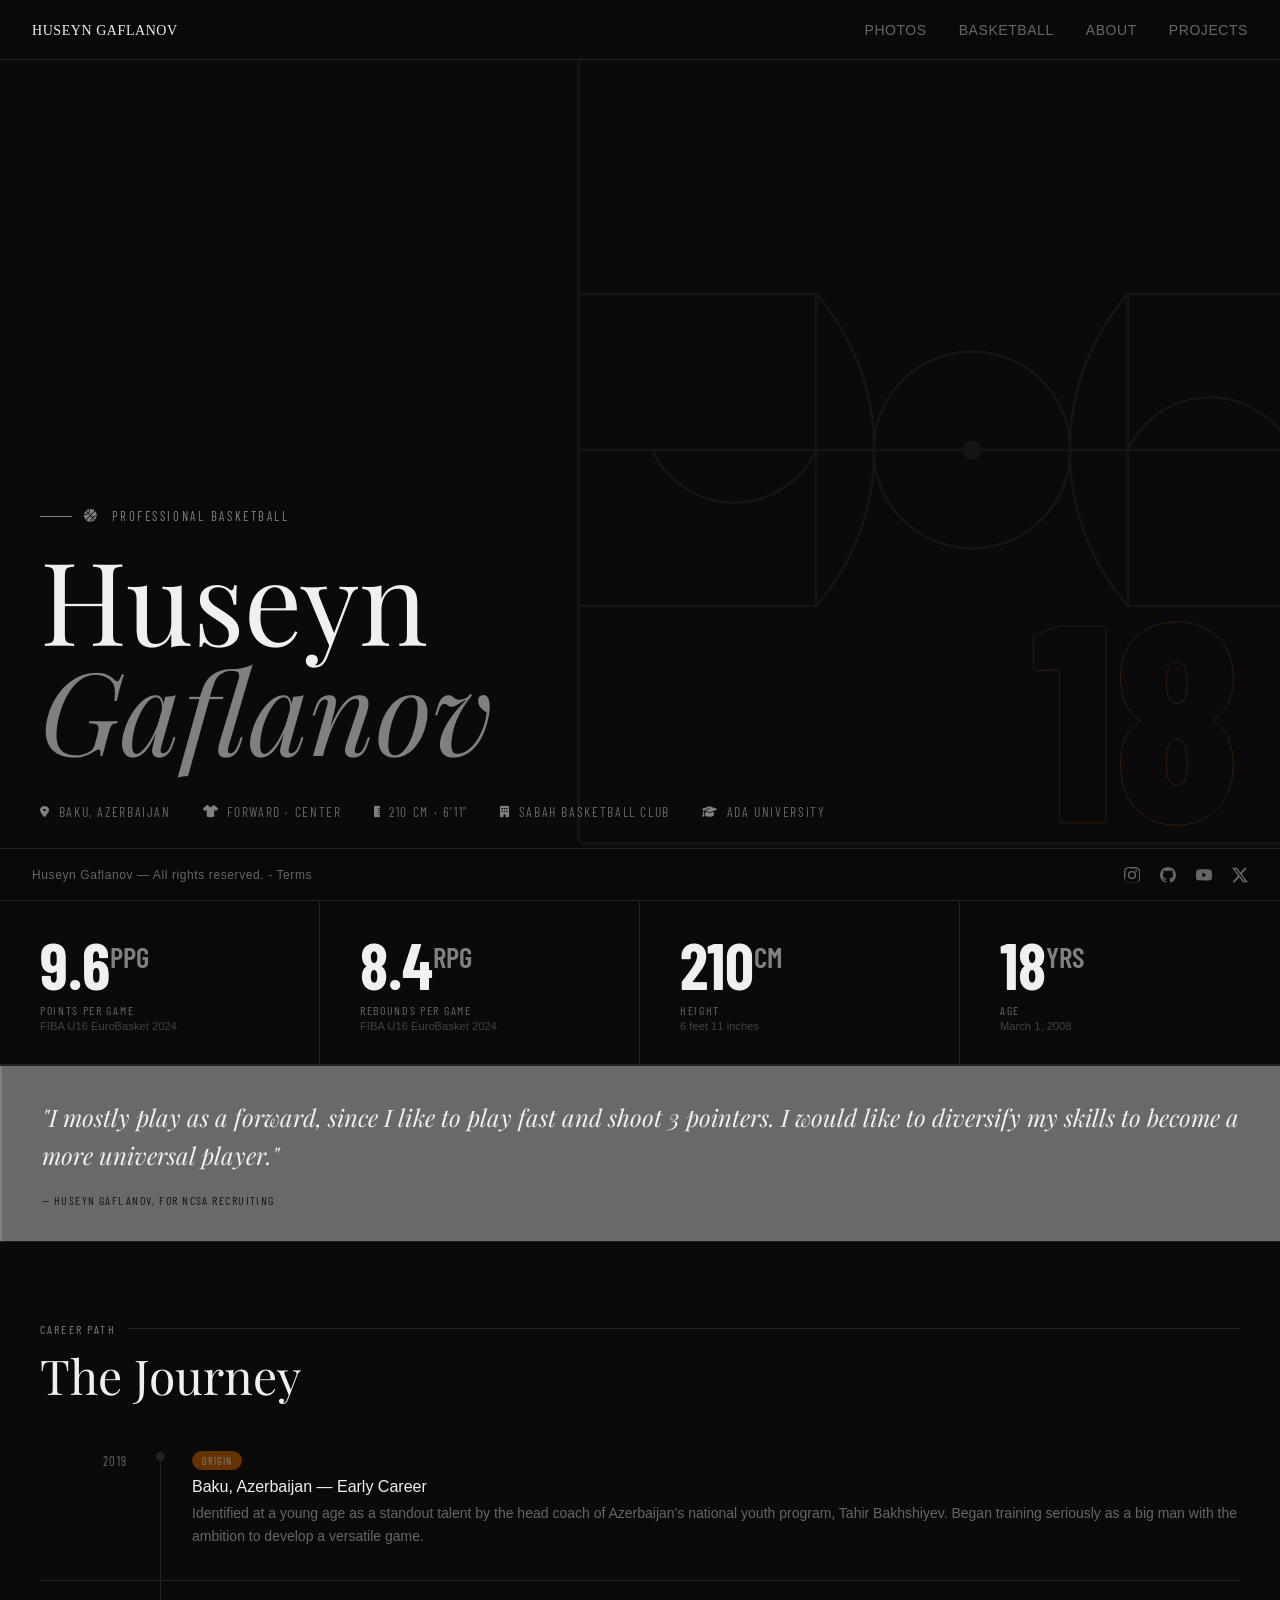
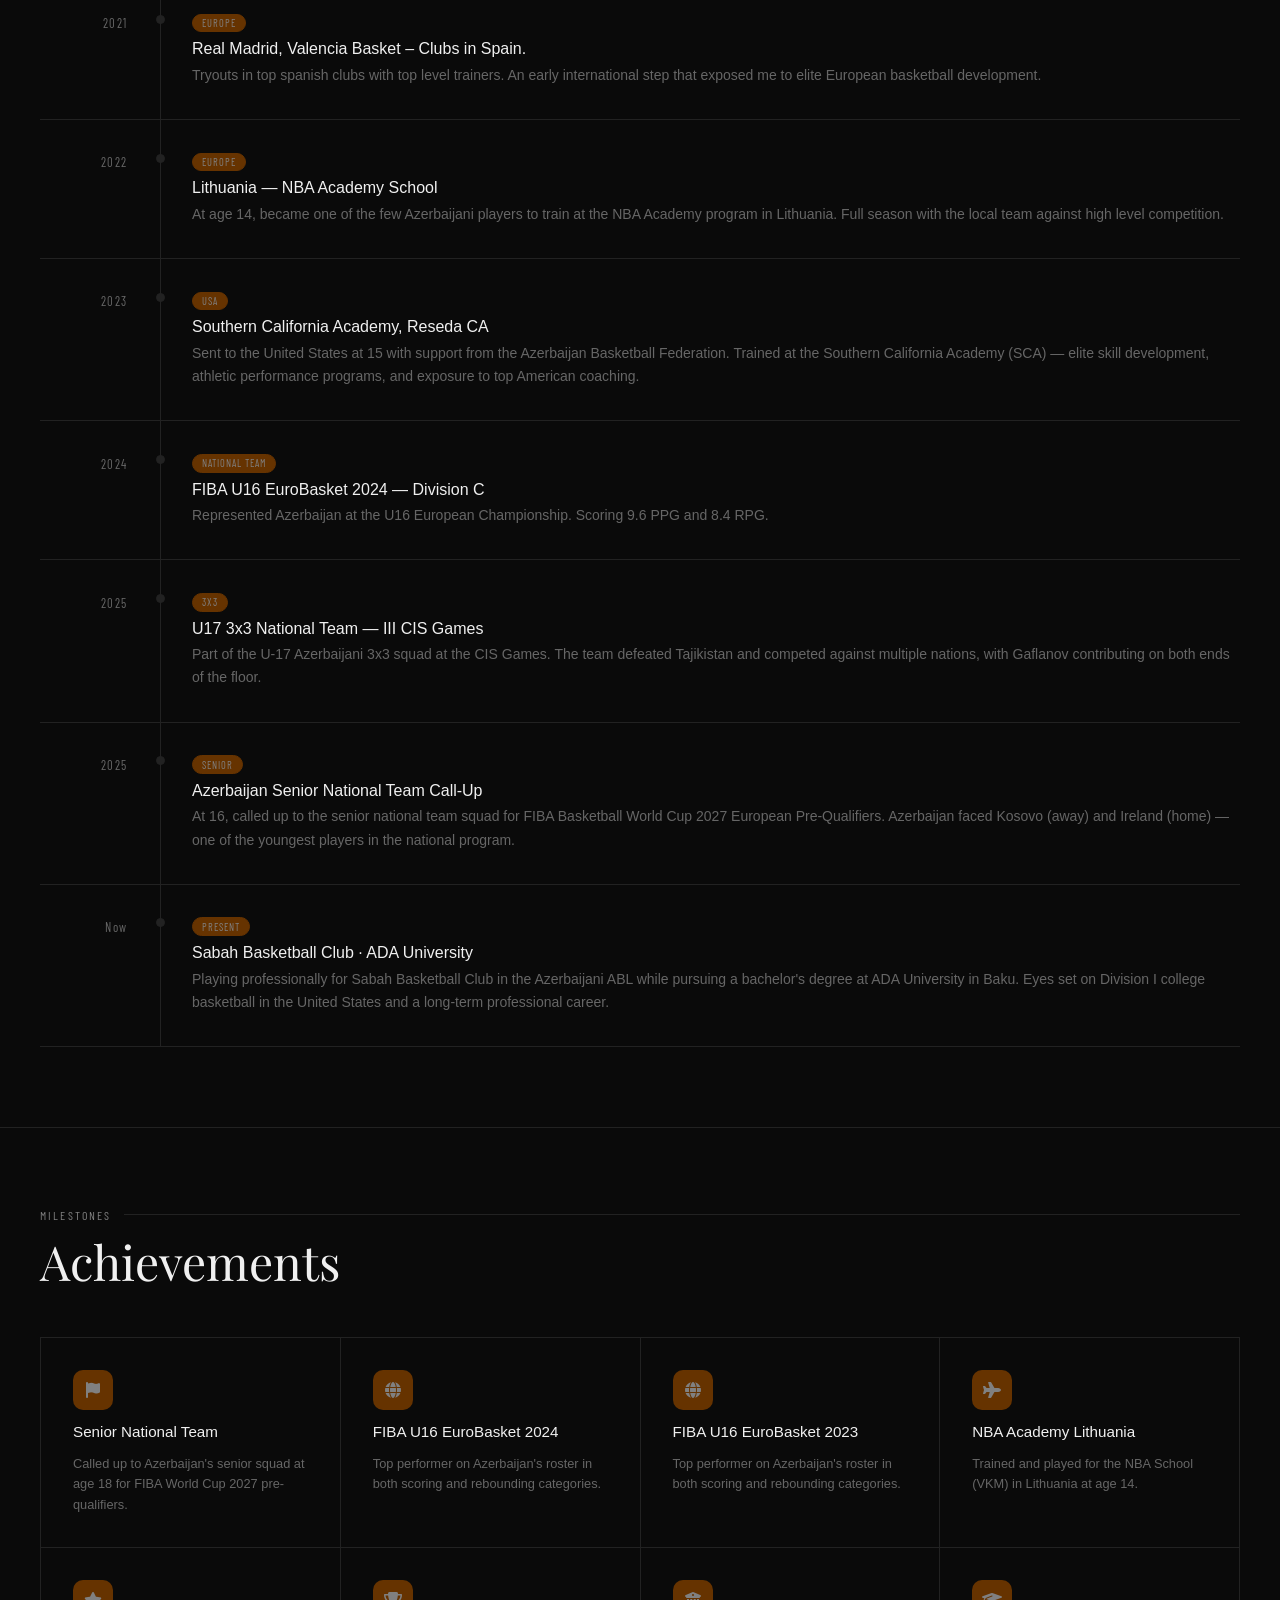
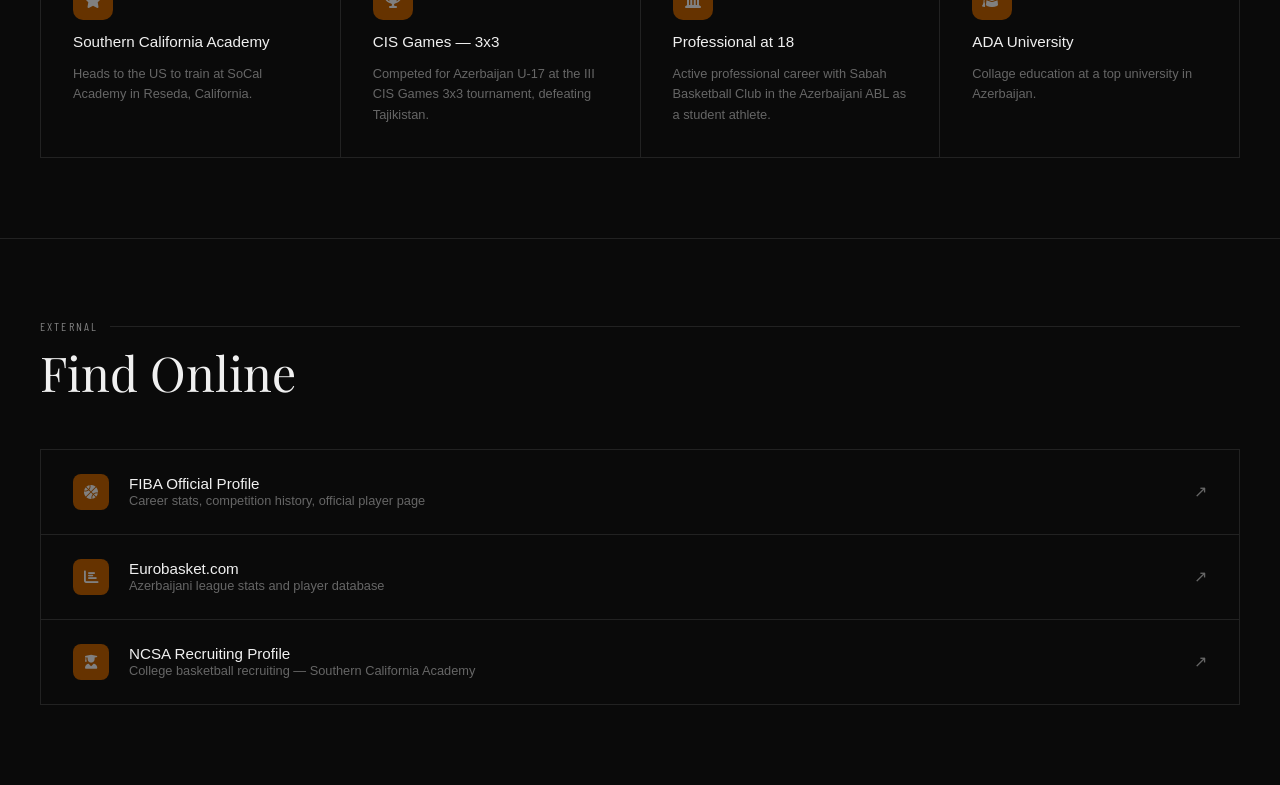
<file: basketball.html>
<!DOCTYPE html>
<html lang="en" dir="ltr">
  <head>
    <meta charset="utf-8">
    <meta name="viewport" content="width=device-width, initial-scale=1.0">
    <link rel="preconnect" href="https://fonts.googleapis.com">
    <link rel="preconnect" href="https://fonts.gstatic.com" crossorigin>
    <link href="https://fonts.googleapis.com/css2?family=Playfair+Display:ital,wght@0,400..900;1,400..900&family=Barlow+Condensed:wght@400;600;700;800&display=swap" rel="stylesheet">
    <link rel="stylesheet" href="https://cdnjs.cloudflare.com/ajax/libs/font-awesome/6.5.0/css/all.min.css">
    <link rel="stylesheet" href="styles/style.css">
    <link rel="stylesheet" href="css/basketball.css">
    <link rel="icon" href="src/favicon.ico">
    <title>Basketball — Huseyn Gaflanov</title>
  </head>
  <body>

    <nav>
      <span class="nav-name"><a href="index.html">Huseyn Gaflanov</a></span>
      <div class="nav-links">
        <a href="photography.html" class="nav-photography">Photos</a>
        <a href="basketball.html" class="nav-basketball">Basketball</a>
        <a href="about.html" class="nav-about">About</a>
        <a href="projects.html" class="nav-projects">Projects</a>
      </div>
      <button class="nav-toggle" id="nav-toggle" aria-label="Menu">
        <span></span>
        <span></span>
        <span></span>
      </button>
    </nav>

    <!-- Mobile dropdown navigation -->
    <div class="nav-dropdown" id="nav-dropdown">
      <a href="photography.html">Photos</a>
      <a href="basketball.html">Basketball</a>
      <a href="about.html">About</a>
      <a href="projects.html">Projects</a>
      <a href="legal.html">Terms</a>
      <div class="mobile-footer">
        <a href="https://instagram.com/huseyn_gaflanov" target="_blank" aria-label="Instagram" style="border-left: none;">
          <svg viewBox="0 0 24 24" xmlns="http://www.w3.org/2000/svg"><path d="M12 2.163c3.204 0 3.584.012 4.85.07 1.17.054 1.97.24 2.43.403a4.92 4.92 0 0 1 1.772 1.153 4.92 4.92 0 0 1 1.153 1.772c.163.46.35 1.26.403 2.43.058 1.266.07 1.646.07 4.85s-.012 3.584-.07 4.85c-.054 1.17-.24 1.97-.403 2.43a4.92 4.92 0 0 1-1.153 1.772 4.92 4.92 0 0 1-1.772 1.153c-.46.163-1.26.35-2.43.403-1.266.058-1.646.07-4.85.07s-3.584-.012-4.85-.07c-1.17-.054-1.97-.24-2.43-.403a4.92 4.92 0 0 1-1.772-1.153 4.92 4.92 0 0 1-1.153-1.772c-.163-.46-.35-1.26-.403-2.43C2.175 15.747 2.163 15.367 2.163 12s.012-3.584.07-4.85c.054-1.17.24-1.97.403-2.43A4.92 4.92 0 0 1 3.79 2.948a4.92 4.92 0 0 1 1.772-1.153c.46-.163 1.26-.35 2.43-.403C9.416 2.175 9.796 2.163 12 2.163zm0-2.163C8.756 0 8.332.014 7.052.072 5.775.13 4.902.333 4.14.63a7.07 7.07 0 0 0-2.56 1.667A7.07 7.07 0 0 0 .63 4.856C.333 5.618.13 6.491.072 7.768.014 9.048 0 9.472 0 12c0 2.528.014 2.952.072 4.232.058 1.277.261 2.15.558 2.913a7.07 7.07 0 0 0 1.667 2.56 7.07 7.07 0 0 0 2.56 1.667c.763.297 1.636.5 2.913.558C8.332 23.986 8.756 24 12 24s3.668-.014 4.948-.072c1.277-.058 2.15-.261 2.913-.558a7.07 7.07 0 0 0 2.56-1.667 7.07 7.07 0 0 0 1.667-2.56c.297-.763.5-1.636.558-2.913.058-1.28.072-1.704.072-4.232s-.014-2.952-.072-4.232c-.058-1.277-.261-2.15-.558-2.913a7.07 7.07 0 0 0-1.667-2.56A7.07 7.07 0 0 0 19.86.63C19.098.333 18.225.13 16.948.072 15.668.014 15.244 0 12 0zm0 5.838a6.162 6.162 0 1 0 0 12.324 6.162 6.162 0 0 0 0-12.324zm0 10.162a4 4 0 1 1 0-8 4 4 0 0 1 0 8zm6.406-11.845a1.44 1.44 0 1 0 0 2.88 1.44 1.44 0 0 0 0-2.88z"/></svg>
        </a>

        <a href="https://github.com/huseyngaflanov" target="_blank" aria-label="GitHub">
          <svg viewBox="0 0 24 24" xmlns="http://www.w3.org/2000/svg"><path d="M12 0C5.374 0 0 5.373 0 12c0 5.302 3.438 9.8 8.207 11.387.599.111.793-.261.793-.577v-2.234c-3.338.726-4.033-1.416-4.033-1.416-.546-1.387-1.333-1.756-1.333-1.756-1.089-.745.083-.729.083-.729 1.205.084 1.839 1.237 1.839 1.237 1.07 1.834 2.807 1.304 3.492.997.107-.775.418-1.305.762-1.604-2.665-.305-5.467-1.334-5.467-5.931 0-1.311.469-2.381 1.236-3.221-.124-.303-.535-1.524.117-3.176 0 0 1.008-.322 3.301 1.23A11.509 11.509 0 0 1 12 5.803c1.02.005 2.047.138 3.006.404 2.291-1.552 3.297-1.23 3.297-1.23.653 1.653.242 2.874.118 3.176.77.84 1.235 1.911 1.235 3.221 0 4.609-2.807 5.624-5.479 5.921.43.372.823 1.102.823 2.222v3.293c0 .319.192.694.801.576C20.566 21.797 24 17.3 24 12c0-6.627-5.373-12-12-12z"/></svg>
        </a>

        <a href="https://www.youtube.com/@huseyngaflanov" target="_blank" aria-label="YouTube">
          <svg viewBox="0 0 24 24" xmlns="http://www.w3.org/2000/svg"><path d="M23.498 6.186a3.016 3.016 0 0 0-2.122-2.136C19.505 3.545 12 3.545 12 3.545s-7.505 0-9.377.505A3.017 3.017 0 0 0 .502 6.186C0 8.07 0 12 0 12s0 3.93.502 5.814a3.016 3.016 0 0 0 2.122 2.136c1.871.505 9.376.505 9.376.505s7.505 0 9.377-.505a3.015 3.015 0 0 0 2.122-2.136C24 15.93 24 12 24 12s0-3.93-.502-5.814zM9.545 15.568V8.432L15.818 12l-6.273 3.568z"/></svg>
        </a>

        <a href="https://x.com/HuseynGaflanov" target="_blank" aria-label="Twitter / X">
          <svg viewBox="0 0 24 24" xmlns="http://www.w3.org/2000/svg"><path d="M18.901 1.153h3.68l-8.04 9.19L24 22.846h-7.406l-5.8-7.584-6.638 7.584H.474l8.6-9.83L0 1.154h7.594l5.243 6.932ZM17.61 20.644h2.039L6.486 3.24H4.298Z"/></svg>
        </a>
      </div>
    </div>

    <!-- HERO -->
    <section class="bb-hero">
      <div class="bb-court">
        <svg viewBox="0 0 500 500" fill="none" xmlns="http://www.w3.org/2000/svg" stroke="white" stroke-width="1.5">
          <rect x="10" y="10" width="480" height="480" rx="4"/>
          <line x1="10" y1="250" x2="490" y2="250"/>
          <circle cx="250" cy="250" r="60"/>
          <circle cx="250" cy="250" r="5" fill="white"/>
          <rect x="10" y="155" width="145" height="190"/>
          <rect x="345" y="155" width="145" height="190"/>
          <path d="M 155 155 A 145 145 0 0 1 155 345" fill="none"/>
          <path d="M 345 155 A 145 145 0 0 0 345 345" fill="none"/>
          <path d="M 55 250 A 55 55 0 0 0 155 250"/>
          <path d="M 345 250 A 55 55 0 0 1 445 250"/>
          <line x1="10" y1="220" x2="10" y2="280"/>
          <line x1="490" y1="220" x2="490" y2="280"/>
        </svg>
      </div>

      <div class="bb-hero-eyebrow">
        <i class="fa-solid fa-basketball"></i>
        Professional Basketball
      </div>

      <h1 class="bb-hero-name">
        Huseyn<br><em>Gaflanov</em>
      </h1>

      <div class="bb-hero-meta">
        <span><i class="fa-solid fa-location-dot"></i> Baku, Azerbaijan</span>
        <span><i class="fa-solid fa-shirt"></i> Forward · Center</span>
        <span><i class="fa-solid fa-ruler-vertical"></i> 210 cm · 6'11"</span>
        <span><i class="fa-solid fa-building"></i> Sabah Basketball Club</span>
        <span><i class="fa-solid fa-graduation-cap"></i> ADA University</span>
      </div>

      <div class="bb-number">18</div>
    </section>

    <!-- STATS -->
    <div class="stat-bar">
      <div class="stat-cell">
        <div class="stat-num">9.6<span>PPG</span></div>
        <div class="stat-label">Points per game</div>
        <div class="stat-sub">FIBA U16 EuroBasket 2024</div>
      </div>
      <div class="stat-cell">
        <div class="stat-num">8.4<span>RPG</span></div>
        <div class="stat-label">Rebounds per game</div>
        <div class="stat-sub">FIBA U16 EuroBasket 2024</div>
      </div>
      <div class="stat-cell">
        <div class="stat-num">210<span>CM</span></div>
        <div class="stat-label">Height</div>
        <div class="stat-sub">6 feet 11 inches</div>
      </div>
      <div class="stat-cell">
        <div class="stat-num">18<span>YRS</span></div>
        <div class="stat-label">Age</div>
        <div class="stat-sub">March 1, 2008</div>
      </div>
    </div>

    <hr class="bb-divider">

    <!-- QUOTE -->
    <blockquote class="bb-quote">
      <p>"I mostly play as a forward, since I like to play fast and shoot 3 pointers. I would like to diversify my skills to become a more universal player."</p>
      <cite>— Huseyn Gaflanov, for NCSA Recruiting</cite>
    </blockquote>

    <hr class="bb-divider">

    <!-- TIMELINE -->
    <div class="bb-section">
      <p class="bb-section-label">Career Path</p>
      <h2 class="bb-section-title">The Journey</h2>

      <div class="timeline">
        <div class="tl-item">
          <div class="tl-year">2019</div>
          <div class="tl-dot"></div>
          <div>
            <div class="tl-tag">Origin</div>
            <div class="tl-title">Baku, Azerbaijan — Early Career</div>
            <div class="tl-body">Identified at a young age as a standout talent by the head coach of Azerbaijan's national youth program, Tahir Bakhshiyev. Began training seriously as a big man with the ambition to develop a versatile game.</div>
          </div>
        </div>

        <div class="tl-item">
          <div class="tl-year">2021</div>
          <div class="tl-dot"></div>
          <div>
            <div class="tl-tag">Europe</div>
            <div class="tl-title">Real Madrid, Valencia Basket – Clubs in Spain.</div>
            <div class="tl-body">Tryouts in top spanish clubs with top level trainers. An early international step that exposed me to elite European basketball development.</div>
          </div>
        </div>

        <div class="tl-item">
          <div class="tl-year">2022</div>
          <div class="tl-dot"></div>
          <div>
            <div class="tl-tag">Europe</div>
            <div class="tl-title">Lithuania — NBA Academy School</div>
            <div class="tl-body">At age 14, became one of the few Azerbaijani players to train at the NBA Academy program in Lithuania. Full season with the local team against high level competition.</div>
          </div>
        </div>

        <div class="tl-item">
          <div class="tl-year">2023</div>
          <div class="tl-dot"></div>
          <div>
            <div class="tl-tag">USA</div>
            <div class="tl-title">Southern California Academy, Reseda CA</div>
            <div class="tl-body">Sent to the United States at 15 with support from the Azerbaijan Basketball Federation. Trained at the Southern California Academy (SCA) — elite skill development, athletic performance programs, and exposure to top American coaching.</div>
          </div>
        </div>

        <div class="tl-item">
          <div class="tl-year">2024</div>
          <div class="tl-dot"></div>
          <div>
            <div class="tl-tag">National Team</div>
            <div class="tl-title">FIBA U16 EuroBasket 2024 — Division C</div>
            <div class="tl-body">Represented Azerbaijan at the U16 European Championship. Scoring 9.6 PPG and 8.4 RPG.</div>
          </div>
        </div>

        <div class="tl-item">
          <div class="tl-year">2025</div>
          <div class="tl-dot"></div>
          <div>
            <div class="tl-tag">3x3</div>
            <div class="tl-title">U17 3x3 National Team — III CIS Games</div>
            <div class="tl-body">Part of the U-17 Azerbaijani 3x3 squad at the CIS Games. The team defeated Tajikistan and competed against multiple nations, with Gaflanov contributing on both ends of the floor.</div>
          </div>
        </div>

        <div class="tl-item">
          <div class="tl-year">2025</div>
          <div class="tl-dot"></div>
          <div>
            <div class="tl-tag">Senior</div>
            <div class="tl-title">Azerbaijan Senior National Team Call-Up</div>
            <div class="tl-body">At 16, called up to the senior national team squad for FIBA Basketball World Cup 2027 European Pre-Qualifiers. Azerbaijan faced Kosovo (away) and Ireland (home) — one of the youngest players in the national program.</div>
          </div>
        </div>

        <div class="tl-item">
          <div class="tl-year">Now</div>
          <div class="tl-dot"></div>
          <div>
            <div class="tl-tag">Present</div>
            <div class="tl-title">Sabah Basketball Club · ADA University</div>
            <div class="tl-body">Playing professionally for Sabah Basketball Club in the Azerbaijani ABL while pursuing a bachelor's degree at ADA University in Baku. Eyes set on Division I college basketball in the United States and a long-term professional career.</div>
          </div>
        </div>
      </div>
    </div>

    <hr class="bb-divider">

    <!-- ACHIEVEMENTS -->
    <div class="bb-section">
      <p class="bb-section-label">Milestones</p>
      <h2 class="bb-section-title">Achievements</h2>

      <div class="achieve-grid">
        <div class="achieve-card">
          <div class="achieve-icon"><i class="fa-solid fa-flag"></i></div>
          <div class="achieve-title">Senior National Team</div>
          <div class="achieve-detail">Called up to Azerbaijan's senior squad at age 18 for FIBA World Cup 2027 pre-qualifiers.</div>
        </div>
        <div class="achieve-card">
          <div class="achieve-icon"><i class="fa-solid fa-globe"></i></div>
          <div class="achieve-title">FIBA U16 EuroBasket 2024</div>
          <div class="achieve-detail">Top performer on Azerbaijan's roster in both scoring and rebounding categories.</div>
        </div>
        <div class="achieve-card">
          <div class="achieve-icon"><i class="fa-solid fa-globe"></i></div>
          <div class="achieve-title">FIBA U16 EuroBasket 2023</div>
          <div class="achieve-detail">Top performer on Azerbaijan's roster in both scoring and rebounding categories.</div>
        </div>
        <div class="achieve-card">
          <div class="achieve-icon"><i class="fa-solid fa-plane"></i></div>
          <div class="achieve-title">NBA Academy Lithuania</div>
          <div class="achieve-detail">Trained and played for the NBA School (VKM) in Lithuania at age 14.</div>
        </div>
        <div class="achieve-card">
          <div class="achieve-icon"><i class="fa-solid fa-star"></i></div>
          <div class="achieve-title">Southern California Academy</div>
          <div class="achieve-detail">Heads to the US to train at SoCal Academy in Reseda, California.</div>
        </div>
        <div class="achieve-card">
          <div class="achieve-icon"><i class="fa-solid fa-trophy"></i></div>
          <div class="achieve-title">CIS Games — 3x3</div>
          <div class="achieve-detail">Competed for Azerbaijan U-17 at the III CIS Games 3x3 tournament, defeating Tajikistan.</div>
        </div>
        <div class="achieve-card">
          <div class="achieve-icon"><i class="fa-solid fa-building-columns"></i></div>
          <div class="achieve-title">Professional at 18</div>
          <div class="achieve-detail">Active professional career with Sabah Basketball Club in the Azerbaijani ABL as a student athlete.</div>
        </div>
        <div class="achieve-card">
          <div class="achieve-icon"><i class="fa-solid fa-graduation-cap"></i></div>
          <div class="achieve-title">ADA University</div>
          <div class="achieve-detail">Collage education at a top university in Azerbaijan.</div>
        </div>
      </div>
    </div>

    <hr class="bb-divider">

    <!-- LINKS -->
    <div class="bb-section">
      <p class="bb-section-label">External</p>
      <h2 class="bb-section-title">Find Online</h2>

      <div class="links-grid">
        <a class="ext-link" href="https://www.fiba.basketball/en/players/333797-huseyn-gaflanov" target="_blank">
          <div class="ext-link-left">
            <div class="ext-icon"><i class="fa-solid fa-basketball"></i></div>
            <div>
              <div class="ext-name">FIBA Official Profile</div>
              <div class="ext-desc">Career stats, competition history, official player page</div>
            </div>
          </div>
          <span class="ext-arrow">↗</span>
        </a>

        <a class="ext-link" href="https://basketball.eurobasket.com/player/Qafalanov-Huseyn/801594" target="_blank">
          <div class="ext-link-left">
            <div class="ext-icon"><i class="fa-solid fa-chart-bar"></i></div>
            <div>
              <div class="ext-name">Eurobasket.com</div>
              <div class="ext-desc">Azerbaijani league stats and player database</div>
            </div>
          </div>
          <span class="ext-arrow">↗</span>
        </a>

        <a class="ext-link" href="https://www.ncsasports.org/mens-basketball-recruiting/california/reseda/southern-california-academy/huseyn-gaflanov" target="_blank">
          <div class="ext-link-left">
            <div class="ext-icon"><i class="fa-solid fa-user-graduate"></i></div>
            <div>
              <div class="ext-name">NCSA Recruiting Profile</div>
              <div class="ext-desc">College basketball recruiting — Southern California Academy</div>
            </div>
          </div>
          <span class="ext-arrow">↗</span>
        </a>
      </div>
    </div>

    <footer>
      <span class="footer-copy">
        Huseyn Gaflanov — All rights reserved. <span> - </span><span style="cursor: pointer; color: var(--muted); text-decoration: none; transition: color 0.2s;" onmouseover="this.style.color='var(--text)'" onmouseout="this.style.color='var(--muted)'">Terms</span>
      </span>
      <div class="footer-icons">

        <!-- Instagram -->
        <a href="https://instagram.com/huseyn_gaflanov" target="_blank" aria-label="Instagram">
          <svg viewBox="0 0 24 24" xmlns="http://www.w3.org/2000/svg"><path d="M12 2.163c3.204 0 3.584.012 4.85.07 1.17.054 1.97.24 2.43.403a4.92 4.92 0 0 1 1.772 1.153 4.92 4.92 0 0 1 1.153 1.772c.163.46.35 1.26.403 2.43.058 1.266.07 1.646.07 4.85s-.012 3.584-.07 4.85c-.054 1.17-.24 1.97-.403 2.43a4.92 4.92 0 0 1-1.153 1.772 4.92 4.92 0 0 1-1.772 1.153c-.46.163-1.26.35-2.43.403-1.266.058-1.646.07-4.85.07s-3.584-.012-4.85-.07c-1.17-.054-1.97-.24-2.43-.403a4.92 4.92 0 0 1-1.772-1.153 4.92 4.92 0 0 1-1.153-1.772c-.163-.46-.35-1.26-.403-2.43C2.175 15.747 2.163 15.367 2.163 12s.012-3.584.07-4.85c.054-1.17.24-1.97.403-2.43A4.92 4.92 0 0 1 3.79 2.948a4.92 4.92 0 0 1 1.772-1.153c.46-.163 1.26-.35 2.43-.403C9.416 2.175 9.796 2.163 12 2.163zm0-2.163C8.756 0 8.332.014 7.052.072 5.775.13 4.902.333 4.14.63a7.07 7.07 0 0 0-2.56 1.667A7.07 7.07 0 0 0 .63 4.856C.333 5.618.13 6.491.072 7.768.014 9.048 0 9.472 0 12c0 2.528.014 2.952.072 4.232.058 1.277.261 2.15.558 2.913a7.07 7.07 0 0 0 1.667 2.56 7.07 7.07 0 0 0 2.56 1.667c.763.297 1.636.5 2.913.558C8.332 23.986 8.756 24 12 24s3.668-.014 4.948-.072c1.277-.058 2.15-.261 2.913-.558a7.07 7.07 0 0 0 2.56-1.667 7.07 7.07 0 0 0 1.667-2.56c.297-.763.5-1.636.558-2.913.058-1.28.072-1.704.072-4.232s-.014-2.952-.072-4.232c-.058-1.277-.261-2.15-.558-2.913a7.07 7.07 0 0 0-1.667-2.56A7.07 7.07 0 0 0 19.86.63C19.098.333 18.225.13 16.948.072 15.668.014 15.244 0 12 0zm0 5.838a6.162 6.162 0 1 0 0 12.324 6.162 6.162 0 0 0 0-12.324zm0 10.162a4 4 0 1 1 0-8 4 4 0 0 1 0 8zm6.406-11.845a1.44 1.44 0 1 0 0 2.88 1.44 1.44 0 0 0 0-2.88z"/></svg>
        </a>

        <!-- GitHub -->
        <a href="https://github.com/huseyngaflanov" target="_blank" aria-label="GitHub">
          <svg viewBox="0 0 24 24" xmlns="http://www.w3.org/2000/svg"><path d="M12 0C5.374 0 0 5.373 0 12c0 5.302 3.438 9.8 8.207 11.387.599.111.793-.261.793-.577v-2.234c-3.338.726-4.033-1.416-4.033-1.416-.546-1.387-1.333-1.756-1.333-1.756-1.089-.745.083-.729.083-.729 1.205.084 1.839 1.237 1.839 1.237 1.07 1.834 2.807 1.304 3.492.997.107-.775.418-1.305.762-1.604-2.665-.305-5.467-1.334-5.467-5.931 0-1.311.469-2.381 1.236-3.221-.124-.303-.535-1.524.117-3.176 0 0 1.008-.322 3.301 1.23A11.509 11.509 0 0 1 12 5.803c1.02.005 2.047.138 3.006.404 2.291-1.552 3.297-1.23 3.297-1.23.653 1.653.242 2.874.118 3.176.77.84 1.235 1.911 1.235 3.221 0 4.609-2.807 5.624-5.479 5.921.43.372.823 1.102.823 2.222v3.293c0 .319.192.694.801.576C20.566 21.797 24 17.3 24 12c0-6.627-5.373-12-12-12z"/></svg>
        </a>

        <!-- YouTube -->
        <a href="https://www.youtube.com/@huseyngaflanov" target="_blank" aria-label="YouTube">
          <svg viewBox="0 0 24 24" xmlns="http://www.w3.org/2000/svg"><path d="M23.498 6.186a3.016 3.016 0 0 0-2.122-2.136C19.505 3.545 12 3.545 12 3.545s-7.505 0-9.377.505A3.017 3.017 0 0 0 .502 6.186C0 8.07 0 12 0 12s0 3.93.502 5.814a3.016 3.016 0 0 0 2.122 2.136c1.871.505 9.376.505 9.376.505s7.505 0 9.377-.505a3.015 3.015 0 0 0 2.122-2.136C24 15.93 24 12 24 12s0-3.93-.502-5.814zM9.545 15.568V8.432L15.818 12l-6.273 3.568z"/></svg>
        </a>

        <!-- Twitter / X -->
        <a href="https://x.com/HuseynGaflanov" target="_blank" aria-label="Twitter / X">
          <svg viewBox="0 0 24 24" xmlns="http://www.w3.org/2000/svg"><path d="M18.901 1.153h3.68l-8.04 9.19L24 22.846h-7.406l-5.8-7.584-6.638 7.584H.474l8.6-9.83L0 1.154h7.594l5.243 6.932ZM17.61 20.644h2.039L6.486 3.24H4.298Z"/></svg>
        </a>

      </div>
    </footer>

    <script>
      const toggle = document.getElementById('nav-toggle');
      const dropdown = document.getElementById('nav-dropdown');
      toggle.addEventListener('click', () => {
        toggle.classList.toggle('open');
        dropdown.classList.toggle('open');
      });
    </script>
  </body>
</html>
</file>
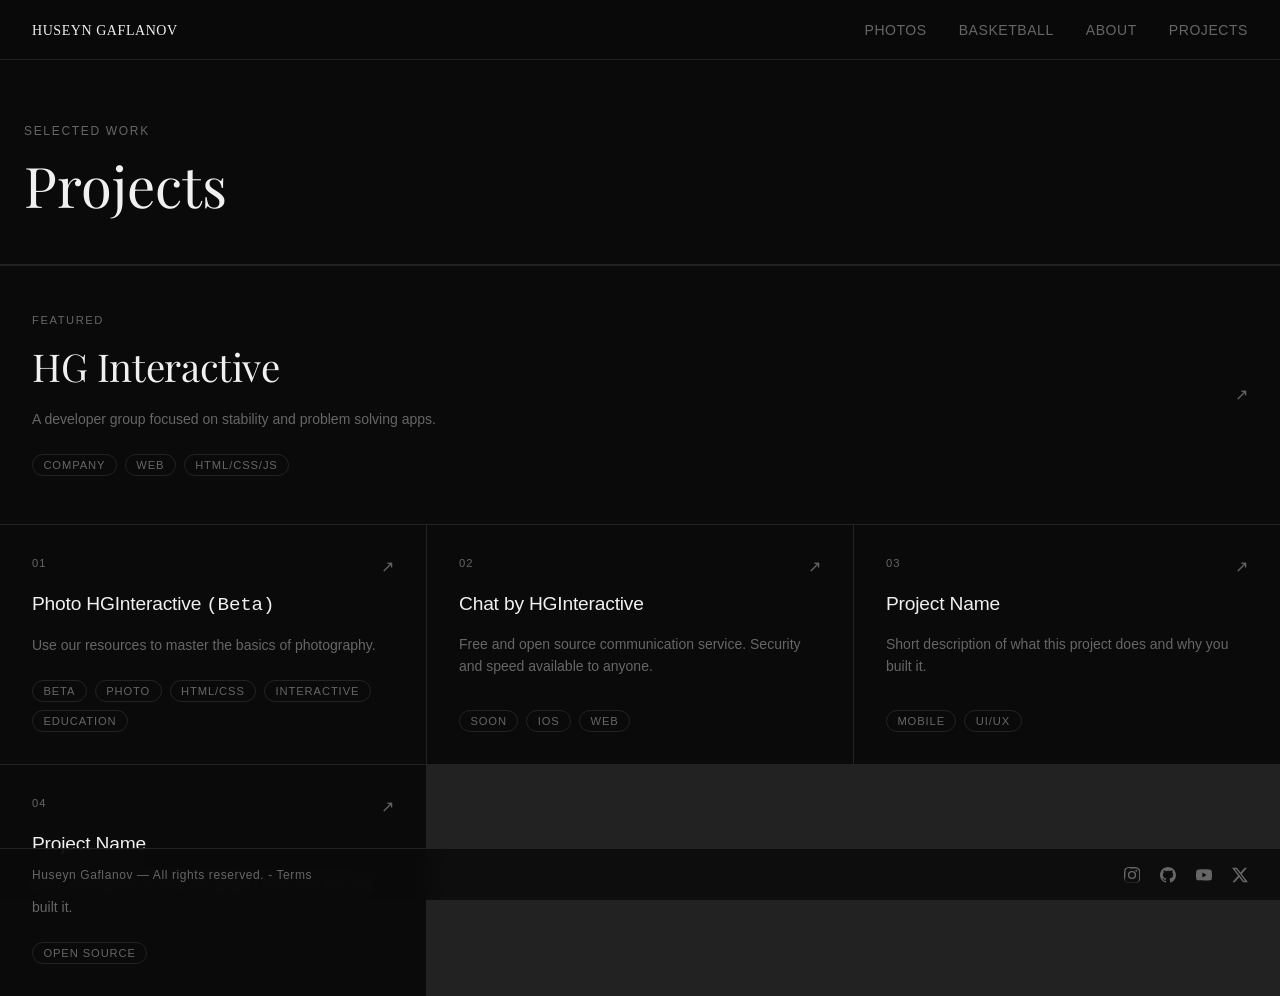
<file: projects.html>
<!DOCTYPE html>
<html lang="en" dir="ltr">
  <head>
    <meta charset="utf-8">
    <meta name="viewport" content="width=device-width, initial-scale=1.0">
    <link rel="preconnect" href="https://fonts.googleapis.com">
    <link rel="preconnect" href="https://fonts.gstatic.com" crossorigin>
    <link href="https://fonts.googleapis.com/css2?family=Playfair+Display:ital,wght@0,400..900;1,400..900&display=swap" rel="stylesheet">
    <link rel="stylesheet" href="styles/style.css">
    <link rel="stylesheet" href="css/projects.css">
    <link rel="icon" href="src/favicon.ico">
    <title>Projects — Huseyn Gaflanov</title>
  </head>
  <body>

    <nav>
      <span class="nav-name"><a href="index.html">Huseyn Gaflanov</a></span>
      <div class="nav-links">
        <a href="photography.html" class="nav-photography">Photos</a>
        <a href="basketball.html" class="nav-basketball">Basketball</a>
        <a href="about.html" class="nav-about">About</a>
        <a href="projects.html" class="nav-projects">Projects</a>
      </div>
      <button class="nav-toggle" id="nav-toggle" aria-label="Menu">
        <span></span>
        <span></span>
        <span></span>
      </button>
    </nav>

    <!-- Mobile dropdown navigation -->
    <div class="nav-dropdown" id="nav-dropdown">
      <a href="photography.html">Photos</a>
      <a href="basketball.html">Basketball</a>
      <a href="about.html">About</a>
      <a href="projects.html">Projects</a>
      <a href="legal.html">Terms</a>
      <div class="mobile-footer">
        <a href="https://instagram.com/huseyn_gaflanov" target="_blank" aria-label="Instagram" style="border-left: none;">
          <svg viewBox="0 0 24 24" xmlns="http://www.w3.org/2000/svg"><path d="M12 2.163c3.204 0 3.584.012 4.85.07 1.17.054 1.97.24 2.43.403a4.92 4.92 0 0 1 1.772 1.153 4.92 4.92 0 0 1 1.153 1.772c.163.46.35 1.26.403 2.43.058 1.266.07 1.646.07 4.85s-.012 3.584-.07 4.85c-.054 1.17-.24 1.97-.403 2.43a4.92 4.92 0 0 1-1.153 1.772 4.92 4.92 0 0 1-1.772 1.153c-.46.163-1.26.35-2.43.403-1.266.058-1.646.07-4.85.07s-3.584-.012-4.85-.07c-1.17-.054-1.97-.24-2.43-.403a4.92 4.92 0 0 1-1.772-1.153 4.92 4.92 0 0 1-1.153-1.772c-.163-.46-.35-1.26-.403-2.43C2.175 15.747 2.163 15.367 2.163 12s.012-3.584.07-4.85c.054-1.17.24-1.97.403-2.43A4.92 4.92 0 0 1 3.79 2.948a4.92 4.92 0 0 1 1.772-1.153c.46-.163 1.26-.35 2.43-.403C9.416 2.175 9.796 2.163 12 2.163zm0-2.163C8.756 0 8.332.014 7.052.072 5.775.13 4.902.333 4.14.63a7.07 7.07 0 0 0-2.56 1.667A7.07 7.07 0 0 0 .63 4.856C.333 5.618.13 6.491.072 7.768.014 9.048 0 9.472 0 12c0 2.528.014 2.952.072 4.232.058 1.277.261 2.15.558 2.913a7.07 7.07 0 0 0 1.667 2.56 7.07 7.07 0 0 0 2.56 1.667c.763.297 1.636.5 2.913.558C8.332 23.986 8.756 24 12 24s3.668-.014 4.948-.072c1.277-.058 2.15-.261 2.913-.558a7.07 7.07 0 0 0 2.56-1.667 7.07 7.07 0 0 0 1.667-2.56c.297-.763.5-1.636.558-2.913.058-1.28.072-1.704.072-4.232s-.014-2.952-.072-4.232c-.058-1.277-.261-2.15-.558-2.913a7.07 7.07 0 0 0-1.667-2.56A7.07 7.07 0 0 0 19.86.63C19.098.333 18.225.13 16.948.072 15.668.014 15.244 0 12 0zm0 5.838a6.162 6.162 0 1 0 0 12.324 6.162 6.162 0 0 0 0-12.324zm0 10.162a4 4 0 1 1 0-8 4 4 0 0 1 0 8zm6.406-11.845a1.44 1.44 0 1 0 0 2.88 1.44 1.44 0 0 0 0-2.88z"/></svg>
        </a>

        <a href="https://github.com/huseyngaflanov" target="_blank" aria-label="GitHub">
          <svg viewBox="0 0 24 24" xmlns="http://www.w3.org/2000/svg"><path d="M12 0C5.374 0 0 5.373 0 12c0 5.302 3.438 9.8 8.207 11.387.599.111.793-.261.793-.577v-2.234c-3.338.726-4.033-1.416-4.033-1.416-.546-1.387-1.333-1.756-1.333-1.756-1.089-.745.083-.729.083-.729 1.205.084 1.839 1.237 1.839 1.237 1.07 1.834 2.807 1.304 3.492.997.107-.775.418-1.305.762-1.604-2.665-.305-5.467-1.334-5.467-5.931 0-1.311.469-2.381 1.236-3.221-.124-.303-.535-1.524.117-3.176 0 0 1.008-.322 3.301 1.23A11.509 11.509 0 0 1 12 5.803c1.02.005 2.047.138 3.006.404 2.291-1.552 3.297-1.23 3.297-1.23.653 1.653.242 2.874.118 3.176.77.84 1.235 1.911 1.235 3.221 0 4.609-2.807 5.624-5.479 5.921.43.372.823 1.102.823 2.222v3.293c0 .319.192.694.801.576C20.566 21.797 24 17.3 24 12c0-6.627-5.373-12-12-12z"/></svg>
        </a>

        <a href="https://www.youtube.com/@huseyngaflanov" target="_blank" aria-label="YouTube">
          <svg viewBox="0 0 24 24" xmlns="http://www.w3.org/2000/svg"><path d="M23.498 6.186a3.016 3.016 0 0 0-2.122-2.136C19.505 3.545 12 3.545 12 3.545s-7.505 0-9.377.505A3.017 3.017 0 0 0 .502 6.186C0 8.07 0 12 0 12s0 3.93.502 5.814a3.016 3.016 0 0 0 2.122 2.136c1.871.505 9.376.505 9.376.505s7.505 0 9.377-.505a3.015 3.015 0 0 0 2.122-2.136C24 15.93 24 12 24 12s0-3.93-.502-5.814zM9.545 15.568V8.432L15.818 12l-6.273 3.568z"/></svg>
        </a>

        <a href="https://x.com/HuseynGaflanov" target="_blank" aria-label="Twitter / X">
          <svg viewBox="0 0 24 24" xmlns="http://www.w3.org/2000/svg"><path d="M18.901 1.153h3.68l-8.04 9.19L24 22.846h-7.406l-5.8-7.584-6.638 7.584H.474l8.6-9.83L0 1.154h7.594l5.243 6.932ZM17.61 20.644h2.039L6.486 3.24H4.298Z"/></svg>
        </a>
      </div>
    </div>

    <div class="page-header">
      <p>Selected work</p>
      <h1>Projects</h1>
    </div>

    <main style="padding: 0; max-width: 100%;">
      <div class="projects-grid">

        <!-- FEATURED PROJECT -->
        <a class="project-card featured" href="https://hginteractive.net/" target="_blank">
          <div class="card-body">
            <span class="featured-label">Featured</span>
            <h2 class="card-title">HG Interactive</h2>
            <p class="card-desc">
              A developer group focused on stability and problem solving apps.
            </p>
            <div class="card-tags">
              <span class="tag">Company</span>
              <span class="tag">Web</span>
              <span class="tag">HTML/CSS/JS</span>
            </div>
          </div>
          <span class="card-arrow">↗</span>
        </a>

        <!-- PROJECT CARDS -->
        <a class="project-card" href="https://photo.hginteractive.net/" target="_blank">
          <div class="card-top">
            <span class="card-number">01</span>
            <span class="card-arrow">↗</span>
          </div>
          <h2 class="card-title">Photo HGInteractive <code>(Beta)</code></h2>
          <p class="card-desc">Use our resources to master the basics of photography.</p>
          <div class="card-tags">
            <span class="tag">Beta</span>
            <span class="tag">Photo</span>
            <span class="tag">HTML/CSS</span>
            <span class="tag">Interactive</span>
            <span class="tag">Education</span>
          </div>
        </a>

        <a class="project-card" href="#" target="_blank">
          <div class="card-top">
            <span class="card-number">02</span>
            <span class="card-arrow">↗</span>
          </div>
          <h2 class="card-title">Chat by HGInteractive</h2>
          <p class="card-desc">Free and open source communication service. Security and speed available to anyone.</p>
          <div class="card-tags">
            <span class="tag">Soon</span>
            <span class="tag">iOS</span>
            <span class="tag">Web</span>
          </div>
        </a>

        <a class="project-card" href="#" target="_blank">
          <div class="card-top">
            <span class="card-number">03</span>
            <span class="card-arrow">↗</span>
          </div>
          <h2 class="card-title">Project Name</h2>
          <p class="card-desc">Short description of what this project does and why you built it.</p>
          <div class="card-tags">
            <span class="tag">Mobile</span>
            <span class="tag">UI/UX</span>
          </div>
        </a>

        <a class="project-card" href="#" target="_blank">
          <div class="card-top">
            <span class="card-number">04</span>
            <span class="card-arrow">↗</span>
          </div>
          <h2 class="card-title">Project Name</h2>
          <p class="card-desc">Short description of what this project does and why you built it.</p>
          <div class="card-tags">
            <span class="tag">Open Source</span>
          </div>
        </a>

      </div>

      <footer>
        <span class="footer-copy">
          Huseyn Gaflanov — All rights reserved. <span> - </span><span style="cursor: pointer; color: var(--muted); text-decoration: none; transition: color 0.2s;" onmouseover="this.style.color='var(--text)'" onmouseout="this.style.color='var(--muted)'">Terms</span>
        </span>
        <div class="footer-icons">

          <!-- Instagram -->
          <a href="https://instagram.com/huseyn_gaflanov" target="_blank" aria-label="Instagram">
            <svg viewBox="0 0 24 24" xmlns="http://www.w3.org/2000/svg"><path d="M12 2.163c3.204 0 3.584.012 4.85.07 1.17.054 1.97.24 2.43.403a4.92 4.92 0 0 1 1.772 1.153 4.92 4.92 0 0 1 1.153 1.772c.163.46.35 1.26.403 2.43.058 1.266.07 1.646.07 4.85s-.012 3.584-.07 4.85c-.054 1.17-.24 1.97-.403 2.43a4.92 4.92 0 0 1-1.153 1.772 4.92 4.92 0 0 1-1.772 1.153c-.46.163-1.26.35-2.43.403-1.266.058-1.646.07-4.85.07s-3.584-.012-4.85-.07c-1.17-.054-1.97-.24-2.43-.403a4.92 4.92 0 0 1-1.772-1.153 4.92 4.92 0 0 1-1.153-1.772c-.163-.46-.35-1.26-.403-2.43C2.175 15.747 2.163 15.367 2.163 12s.012-3.584.07-4.85c.054-1.17.24-1.97.403-2.43A4.92 4.92 0 0 1 3.79 2.948a4.92 4.92 0 0 1 1.772-1.153c.46-.163 1.26-.35 2.43-.403C9.416 2.175 9.796 2.163 12 2.163zm0-2.163C8.756 0 8.332.014 7.052.072 5.775.13 4.902.333 4.14.63a7.07 7.07 0 0 0-2.56 1.667A7.07 7.07 0 0 0 .63 4.856C.333 5.618.13 6.491.072 7.768.014 9.048 0 9.472 0 12c0 2.528.014 2.952.072 4.232.058 1.277.261 2.15.558 2.913a7.07 7.07 0 0 0 1.667 2.56 7.07 7.07 0 0 0 2.56 1.667c.763.297 1.636.5 2.913.558C8.332 23.986 8.756 24 12 24s3.668-.014 4.948-.072c1.277-.058 2.15-.261 2.913-.558a7.07 7.07 0 0 0 2.56-1.667 7.07 7.07 0 0 0 1.667-2.56c.297-.763.5-1.636.558-2.913.058-1.28.072-1.704.072-4.232s-.014-2.952-.072-4.232c-.058-1.277-.261-2.15-.558-2.913a7.07 7.07 0 0 0-1.667-2.56A7.07 7.07 0 0 0 19.86.63C19.098.333 18.225.13 16.948.072 15.668.014 15.244 0 12 0zm0 5.838a6.162 6.162 0 1 0 0 12.324 6.162 6.162 0 0 0 0-12.324zm0 10.162a4 4 0 1 1 0-8 4 4 0 0 1 0 8zm6.406-11.845a1.44 1.44 0 1 0 0 2.88 1.44 1.44 0 0 0 0-2.88z"/></svg>
          </a>

          <!-- GitHub -->
          <a href="https://github.com/huseyngaflanov" target="_blank" aria-label="GitHub">
            <svg viewBox="0 0 24 24" xmlns="http://www.w3.org/2000/svg"><path d="M12 0C5.374 0 0 5.373 0 12c0 5.302 3.438 9.8 8.207 11.387.599.111.793-.261.793-.577v-2.234c-3.338.726-4.033-1.416-4.033-1.416-.546-1.387-1.333-1.756-1.333-1.756-1.089-.745.083-.729.083-.729 1.205.084 1.839 1.237 1.839 1.237 1.07 1.834 2.807 1.304 3.492.997.107-.775.418-1.305.762-1.604-2.665-.305-5.467-1.334-5.467-5.931 0-1.311.469-2.381 1.236-3.221-.124-.303-.535-1.524.117-3.176 0 0 1.008-.322 3.301 1.23A11.509 11.509 0 0 1 12 5.803c1.02.005 2.047.138 3.006.404 2.291-1.552 3.297-1.23 3.297-1.23.653 1.653.242 2.874.118 3.176.77.84 1.235 1.911 1.235 3.221 0 4.609-2.807 5.624-5.479 5.921.43.372.823 1.102.823 2.222v3.293c0 .319.192.694.801.576C20.566 21.797 24 17.3 24 12c0-6.627-5.373-12-12-12z"/></svg>
          </a>

          <!-- YouTube -->
          <a href="https://www.youtube.com/@huseyngaflanov" target="_blank" aria-label="YouTube">
            <svg viewBox="0 0 24 24" xmlns="http://www.w3.org/2000/svg"><path d="M23.498 6.186a3.016 3.016 0 0 0-2.122-2.136C19.505 3.545 12 3.545 12 3.545s-7.505 0-9.377.505A3.017 3.017 0 0 0 .502 6.186C0 8.07 0 12 0 12s0 3.93.502 5.814a3.016 3.016 0 0 0 2.122 2.136c1.871.505 9.376.505 9.376.505s7.505 0 9.377-.505a3.015 3.015 0 0 0 2.122-2.136C24 15.93 24 12 24 12s0-3.93-.502-5.814zM9.545 15.568V8.432L15.818 12l-6.273 3.568z"/></svg>
          </a>

          <!-- Twitter / X -->
          <a href="https://x.com/HuseynGaflanov" target="_blank" aria-label="Twitter / X">
            <svg viewBox="0 0 24 24" xmlns="http://www.w3.org/2000/svg"><path d="M18.901 1.153h3.68l-8.04 9.19L24 22.846h-7.406l-5.8-7.584-6.638 7.584H.474l8.6-9.83L0 1.154h7.594l5.243 6.932ZM17.61 20.644h2.039L6.486 3.24H4.298Z"/></svg>
          </a>

        </div>
      </footer>
    </main>

    <script>
      const toggle = document.getElementById('nav-toggle');
      const dropdown = document.getElementById('nav-dropdown');
      toggle.addEventListener('click', () => {
        toggle.classList.toggle('open');
        dropdown.classList.toggle('open');
      });
    </script>

  </body>
</html>
</file>
<file: styles/style.css>
*, *::before, *::after {
  margin: 0;
  padding: 0;
  box-sizing: border-box;
}

:root {
  --bg: #0a0a0a;
  --surface: #141414;
  --border: #222;
  --text: #f0f0f0;
  --muted: #666;
  --accent: #fff;
  --nav-h: 60px;
  --basketball: #fc7f12;
}

html, body {
  background: var(--bg);
  color: var(--text);
  font-family: -apple-system, BlinkMacSystemFont, 'Segoe UI', sans-serif;
  min-height: 100vh;
  overflow-x: hidden;
  scroll-behavior: smooth;
}

/* NAV */
nav {
  position: fixed;
  top: 0;
  left: 0;
  right: 0;
  height: var(--nav-h);
  background: rgba(10, 10, 10, 0.85);
  backdrop-filter: blur(12px);
  -webkit-backdrop-filter: blur(12px);
  border-bottom: 1px solid var(--border);
  display: flex;
  align-items: center;
  justify-content: space-between;
  padding: 0 2rem;
  z-index: 100;
}

.nav-name {
  font-size: 1rem;
  font-weight: 400;
  font-family: "Alice", serif;
  letter-spacing: 0.02em;
  color: var(--text);
  text-decoration: none;
  cursor: pointer;
  pointer-events: none
  text-decoration: none !important;
}

.nav-name a {
  color: var(--text);
  text-decoration: none;
  font-size: 0.875rem;
  letter-spacing: 0.04em;
  text-transform: uppercase;
  transition: color 0.2s;
}

.nav-name a:hover {
  color: var(--accent);
}

.nav-links {
  display: flex;
  gap: 2rem;
}

.nav-links a {
  color: var(--muted);
  text-decoration: none;
  font-size: 0.875rem;
  letter-spacing: 0.04em;
  text-transform: uppercase;
  transition: color 0.2s;
}

.nav-links a:hover {
  color: var(--text);
}


.nav-links a.nav-basketball {
  transition: all 0.5s ease;
}

.nav-links a.nav-basketball:hover {
  color: var(--basketball);
  text-shadow:
    0 0 7px var(--basketball),
    0 0 10px var(--basketball),
    0 0 21px var(--basketball),
    0 0 42px var(--basketball),
    0 0 82px var(--basketball),
    0 0 92px var(--basketball);
  transform: translateY(-1px);
}

/* HAMBURGER BUTTON (navigation) */
.nav-toggle {
  display: none;
  flex-direction: column;
  justify-content: center;
  gap: 5px;
  width: 36px;
  height: 36px;
  background: none;
  border: none;
  cursor: pointer;
  padding: 4px;
  border-radius: 6px;
  transition: background 0.2s;
}

.nav-toggle:hover {
  background: rgba(255,255,255,0.06);
}

.nav-toggle span {
  display: block;
  width: 100%;
  height: 1.5px;
  background: var(--text);
  border-radius: 2px;
  transition: transform 0.3s ease, opacity 0.3s ease;
  transform-origin: center;
}

.nav-toggle.open span:nth-child(1) {
  transform: translateY(6.5px) rotate(45deg);
}
.nav-toggle.open span:nth-child(2) {
  opacity: 0;
}
.nav-toggle.open span:nth-child(3) {
  transform: translateY(-6.5px) rotate(-45deg);
}

/* DROPDOWN MENU */
.nav-dropdown {
  display: none;
  position: fixed;
  top: var(--nav-h);
  left: 0;
  right: 0;
  background: rgba(10, 10, 10, 0.92);
  backdrop-filter: blur(16px);
  -webkit-backdrop-filter: blur(16px);
  border-bottom: 1px solid var(--border);
  flex-direction: column;
  z-index: 99;
}

.nav-dropdown.open {
  display: flex;
}

.nav-dropdown a {
  color: var(--muted);
  text-decoration: none;
  font-size: 0.875rem;
  letter-spacing: 0.04em;
  text-transform: uppercase;
  padding: 0.9rem 2rem;
  transition: color 0.2s, background 0.2s;
  border-bottom: 1px solid var(--border);
}

.nav-dropdown a:last-child {
  border-bottom: none;
}

.nav-dropdown a:hover {
  color: var(--text);
  background: rgba(255,255,255,0.04);
}

@media (max-width: 600px) {
  .nav-links { display: none; }
  .nav-toggle { display: flex; }
}

main {
  padding-top: calc(var(--nav-h) + 2rem);
  padding-bottom: 4rem;
  padding-left: 1.5rem;
  padding-right: 1.5rem;
  max-width: 1600px;
  margin: 0 auto;
}

/* GALLERY GRID */
#gallery {
  columns: 4 280px;
  column-gap: 0.75rem;
}

.gallery-item {
  break-inside: avoid;
  margin-bottom: 0.75rem;
  overflow: hidden;
  border-radius: 6px;
  cursor: pointer;
  position: relative;
  background: var(--surface);
}

.gallery-item img {
  width: 100%;
  display: block;
  transition: transform 0.4s ease, opacity 0.3s ease;
  opacity: 0;
}

.gallery-item img.loaded {
  opacity: 1;
}

.gallery-item:hover img {
  transform: scale(1.03);
}

.gallery-item::after {
  content: '';
  position: absolute;
  inset: 0;
  background: rgba(0,0,0,0);
  transition: background 0.3s;
  border-radius: 6px;
}

.gallery-item:hover::after {
  background: rgba(0,0,0,0.15);
}

/* LOADING */
.loading {
  text-align: center;
  color: var(--muted);
  font-size: 0.875rem;
  padding: 4rem 0;
  letter-spacing: 0.05em;
}

.loading.hidden {
  display: none;
}

/* FULLSCREEN VIEW */
.fs-view {
  display: none;
  position: fixed;
  inset: 0;
  z-index: 9999;
  align-items: center;
  justify-content: center;
}

.fs-view.open {
  display: flex;
}

.fs-backdrop {
  position: absolute;
  inset: 0;
  background: rgba(0, 0, 0, 0.92);
  backdrop-filter: blur(8px);
  -webkit-backdrop-filter: blur(8px);
}

.fs-content {
  position: relative;
  display: flex;
  flex-direction: column;
  align-items: center;
  gap: 1.25rem;
  z-index: 1;
  max-width: 90vw;
  max-height: 90vh;
}

.fs-content img {
  max-width: 90vw;
  max-height: 80vh;
  object-fit: contain;
  border-radius: 6px;
  box-shadow: 0 32px 80px rgba(0,0,0,0.6);
  transition: opacity 0.3s ease;
}

.fs-content img.fs-img-hidden {
  opacity: 0;
}

/* FULLSCREEN SPINNER */
.fs-spinner {
  position: absolute;
  top: 50%;
  left: 50%;
  transform: translate(-50%, -50%);
  display: flex;
  align-items: center;
  pointer-events: none;
}

.fs-spinner.hidden {
  display: none;
}

.spinner {
  width: 36px;
  height: 36px;
  border: 2px solid rgba(255,255,255,0.1);
  border-top-color: rgba(255,255,255,0.7);
  border-radius: 50%;
  animation: spin 0.75s linear infinite;
}

@keyframes spin {
  to { transform: rotate(360deg); }
}

.fs-controls {
  display: flex;
  align-items: center;
  gap: 0.75rem;
}

.fs-btn {
  background: rgba(255,255,255,0.08);
  color: var(--text);
  border: 1px solid rgba(255,255,255,0.12);
  padding: 0.5rem 1.1rem;
  border-radius: 999px;
  font-size: 0.875rem;
  cursor: pointer;
  transition: background 0.2s, border-color 0.2s;
  white-space: nowrap;
}

.fs-btn:hover {
  background: rgba(255,255,255,0.16);
  border-color: rgba(255,255,255,0.25);
}

.fs-btn-close {
  background: rgba(255, 60, 60, 0.15);
  border-color: rgba(255, 60, 60, 0.25);
}

.fs-btn-close:hover {
  background: rgba(255, 60, 60, 0.3);
}

.fs-btn-download {
  background: rgba(255,255,255,0.12);
  font-weight: 500;
}

.fs-counter {
  color: var(--muted);
  font-size: 0.8rem;
  letter-spacing: 0.06em;
}

/* KEYBOARD HINT */
@keyframes fadeout {
  0% { opacity: 1; }
  80% { opacity: 1; }
  100% { opacity: 0; }
}

/* RESPONSIVE */
@media (max-width: 600px) {
  nav { padding: 0 1rem; }
  main { padding-left: 0.75rem; padding-right: 0.75rem; }
  #gallery { columns: 2 140px; column-gap: 0.5rem; }
  .gallery-item { margin-bottom: 0.5rem; }
  .nav-links { gap: 1rem; }
}

/* BUTTONS */
.btn {
  display: inline-block;
  color: var(--text);
  text-decoration: none;
  font-size: 0.8rem;
  letter-spacing: 0.1em;
  text-transform: uppercase;
  border: 1px solid var(--border);
  padding: 0.65rem 1.75rem;
  border-radius: 999px;
  transition: background 0.2s, border-color 0.2s;
  cursor: pointer;
  background: transparent;
}

.btn:hover {
  background: rgba(255,255,255,0.06);
  border-color: #444;
}

/* RESPONSIVE */
@media (max-width: 600px) {
  nav { padding: 0 1rem; }
  .nav-links { gap: 1rem; }
}

/* FOOTER */
footer {
  position: fixed;
  bottom: 0;
  left: 0;
  right: 0;
  padding: 0 2rem;
  height: 52px;
  display: flex;
  align-items: center;
  justify-content: space-between;
  color: var(--muted);
  font-size: 0.75rem;
  letter-spacing: 0.05em;
  border-top: 1px solid var(--border);
  background: rgba(10, 10, 10, 0.85);
  backdrop-filter: blur(12px);
  -webkit-backdrop-filter: blur(12px);
}

.footer-copy {
  color: var(--muted);
  font-size: 0.75rem;
  letter-spacing: 0.05em;
}

.footer-icons {
  display: flex;
  align-items: center;
  gap: 1.25rem;
}

.footer-icons a {
  color: var(--muted);
  display: flex;
  align-items: center;
  transition: color 0.2s;
}

.footer-icons a:hover {
  color: var(--text);
}

.footer-icons svg {
  width: 16px;
  height: 16px;
  fill: currentColor;
}

@media (max-width: 600px) {
  .footer-copy {
    text-align: center;
    padding: 0.5rem 2rem;
  }
  .footer-copy span { display: none; }
  .footer-icons { display: none; }
  footer {
    justify-content: center;
    height: auto;
  }
}

.mobile-footer {
  display: flex;
  flex-direction: row;
  justify-content: space-evenly;
  align-items: center;
  gap: 0;
  border-bottom: 0.5px solid var(--border);
}

.mobile-footer a {
  border-bottom: none;
  border-left: 0.5px solid var(--border);
  flex: 1;
  display: flex;
  justify-content: center;
}

.mobile-footer svg {
  width: 16px;
  height: 16px;
  fill: currentColor;
}

/* FULLSCREEN SIDE PANEL LAYOUT */
.fs-content {
  flex-direction: row;
  gap: 2rem;
  max-width: 95vw;
}

.fs-image-wrap {
  display: flex;
  flex-direction: column;
  align-items: center;
  gap: 1.25rem;
}

.fs-content img {
  max-width: 75vw;
}

/* EXIF PANEL */
.fs-exif {
  width: 200px;
  min-width: 200px;
  display: flex;
  flex-direction: column;
  gap: 1.25rem;
  align-self: center;
  position: absolute;
  right: -220px;
  top: 50%;
  transform: translateY(-50%);
}

.fs-exif-title {
  font-size: 0.65rem;
  letter-spacing: 0.12em;
  text-transform: uppercase;
  color: var(--muted);
  border-bottom: 1px solid var(--border);
  padding-bottom: 0.75rem;
}

.fs-exif-row {
  display: flex;
  flex-direction: column;
  gap: 0.2rem;
}

.fs-exif-label {
  font-size: 0.65rem;
  letter-spacing: 0.1em;
  text-transform: uppercase;
  color: var(--muted);
}

.fs-exif-value {
  font-size: 0.875rem;
  color: var(--text);
}

.fs-exif-loading {
  font-size: 0.75rem;
  color: var(--muted);
  letter-spacing: 0.05em;
}

@media (max-width: 900px) {
  .fs-content {
    flex-direction: column;
  }
  .fs-content img {
    max-width: 90vw;
    max-height: 60vh;
  }
  .fs-exif {
    width: 100%;
    min-width: unset;
    flex-direction: row;
    flex-wrap: wrap;
    gap: 1rem;
    justify-content: center;
  }
  .fs-exif-title {
    width: 100%;
  }
}

/* EXIF PANEL POSITION FIX */
.fs-content {
  justify-content: center;
}

@media (max-width: 1200px) {
  .fs-exif {
    position: static;
    transform: none;
    width: 100%;
    min-width: unset;
    flex-direction: row;
    flex-wrap: wrap;
    gap: 1rem;
    justify-content: center;
  }
  .fs-exif-title {
    width: 100%;
  }
  .fs-content {
    flex-direction: column;
  }
  .fs-content img {
    max-width: 90vw;
    max-height: 60vh;
  }
}

.scroll-hint {
  position: fixed;
  bottom: 50vh;
  right: 10vw;
  display: flex;
  align-items: center;
  color: var(--muted);
  animation: scroll-bounce 2.2s ease-in-out infinite;
  z-index: 10;
  border-radius: 50%;
  transition: all 0.5s ease;
}

.scroll-hint svg {
  transition: transform 0.3s ease;

}

.top-scroll-hint {

  cursor: pointer;
}

.top-scroll-hint svg {
  transform: rotate(180deg);
}

.hidden-scroll-hint svg {
  transform: rotate(180deg);
  opacity: 0;
  transition: opacity 0.5s ease;
  cursor: default;
}

.bottom-scroll-hint {
  transform: scale(2);
}

.bottom-scroll-hint svg {
  transform: scale(2) rotate(180deg);
}

@media (max-width: 1000px)  {
  .scroll-hint {
    display: none;
  }
}

@keyframes scroll-bounce {
  0%, 100% { transform: translateY(0); }
  50%       { transform: translateY(8px); }
}
</file>
<file: css/basketball.css>
:root {
  --b: gray;
  --b-dim: #663300;
  --b-glow: rgba(252, 127, 18, 0.35);
  --big-cite: #696969;
}

html, body { overflow-x: hidden; }

/* ── HERO ── */
.bb-hero {
  position: relative;
  min-height: 100vh;
  display: flex;
  flex-direction: column;
  justify-content: flex-end;
  padding: calc(var(--nav-h) + 2rem) 2.5rem 5rem;
  overflow: hidden;
}

.bb-court {
  position: absolute;
  inset: 0;
  pointer-events: none;
  overflow: hidden;
}

.bb-court svg {
  position: absolute;
  right: -8vw;
  top: 50%;
  transform: translateY(-50%);
  width: 70vw;
  max-width: 820px;
  opacity: 0.045;
}

.bb-hero-eyebrow {
  display: flex;
  align-items: center;
  gap: 0.75rem;
  font-family: "Barlow Condensed", sans-serif;
  font-size: 0.8rem;
  letter-spacing: 0.2em;
  text-transform: uppercase;
  color: var(--b);
  margin-bottom: 1.25rem;
}

.bb-hero-eyebrow::before {
  content: '';
  display: block;
  width: 32px;
  height: 1px;
  background: var(--b);
}

.bb-hero-name {
  font-family: "Playfair Display", serif;
  font-weight: 400;
  font-size: clamp(3rem, 9vw, 8rem);
  line-height: 0.95;
  color: var(--text);
  margin-bottom: 2.5rem;
}

.bb-hero-name em {
  font-style: italic;
  color: var(--b);
}

.bb-hero-meta {
  display: flex;
  flex-wrap: wrap;
  gap: 0.5rem 2rem;
  font-family: "Barlow Condensed", sans-serif;
  font-size: 0.85rem;
  letter-spacing: 0.12em;
  text-transform: uppercase;
  color: var(--muted);
}

.bb-hero-meta span {
  display: flex;
  align-items: center;
  gap: 0.5rem;
}

.bb-hero-meta i { color: var(--b); font-size: 0.75rem; }

.bb-number {
  position: absolute;
  right: 2.5rem;
  bottom: 3rem;
  font-family: "Barlow Condensed", sans-serif;
  font-size: clamp(8rem, 22vw, 22rem);
  font-weight: 800;
  line-height: 1;
  color: transparent;
  -webkit-text-stroke: 1px rgba(252, 127, 18, 0.15);
  pointer-events: none;
  user-select: none;
}

/* ── STAT TICKER ── */
.stat-bar {
  border-top: 1px solid var(--border);
  border-bottom: 1px solid var(--border);
  display: grid;
  grid-template-columns: repeat(4, 1fr);
}

.stat-cell {
  padding: 2rem 2.5rem;
  border-right: 1px solid var(--border);
  position: relative;
  overflow: hidden;
}

.stat-cell:last-child { border-right: none; }

.stat-cell::before {
  content: '';
  position: absolute;
  bottom: 0; left: 0; right: 0;
  height: 2px;
  background: var(--b);
  transform: scaleX(0);
  transform-origin: left;
  transition: transform 0.4s ease;
}

.stat-cell:hover::before { transform: scaleX(1); }

.stat-num {
  font-family: "Barlow Condensed", sans-serif;
  font-size: clamp(2.5rem, 5vw, 4rem);
  font-weight: 700;
  color: var(--text);
  line-height: 1;
  margin-bottom: 0.35rem;
}

.stat-num span {
  font-size: 0.45em;
  color: var(--b);
  font-weight: 600;
  vertical-align: super;
}

.stat-label {
  font-family: "Barlow Condensed", sans-serif;
  font-size: 0.75rem;
  letter-spacing: 0.14em;
  text-transform: uppercase;
  color: var(--muted);
}

.stat-sub {
  font-size: 0.7rem;
  color: var(--muted);
  margin-top: 0.2rem;
  opacity: 0.6;
}

/* ── SECTIONS ── */
.bb-section {
  padding: 5rem 2.5rem;
  max-width: 1400px;
  margin: 0 auto;
}

.bb-section-label {
  font-family: "Barlow Condensed", sans-serif;
  font-size: 0.75rem;
  letter-spacing: 0.18em;
  text-transform: uppercase;
  color: var(--b);
  margin-bottom: 0.75rem;
  display: flex;
  align-items: center;
  gap: 0.75rem;
}

.bb-section-label::after {
  content: '';
  flex: 1;
  height: 1px;
  background: var(--border);
}

.bb-section-title {
  font-family: "Playfair Display", serif;
  font-weight: 400;
  font-size: clamp(1.75rem, 4vw, 3rem);
  color: var(--text);
  margin-bottom: 3rem;
  line-height: 1.15;
}

/* ── TIMELINE ── */
.timeline {
  position: relative;
  display: flex;
  flex-direction: column;
  gap: 0;
}

.timeline::before {
  content: '';
  position: absolute;
  left: 7.5rem;
  top: 0; bottom: 0;
  width: 1px;
  background: var(--border);
}

.tl-item {
  display: grid;
  grid-template-columns: 7.5rem 1fr;
  gap: 0 2rem;
  padding: 2rem 0;
  border-bottom: 1px solid var(--border);
  position: relative;
}

.tl-item:first-child { padding-top: 0; }

.tl-year {
  font-family: "Barlow Condensed", sans-serif;
  font-size: 0.8rem;
  letter-spacing: 0.12em;
  color: var(--muted);
  padding-top: 0.15rem;
  text-align: right;
  padding-right: 2rem;
}

.tl-dot {
  position: absolute;
  left: calc(7.5rem - 4px);
  top: 2.1rem;
  width: 9px;
  height: 9px;
  border-radius: 50%;
  background: var(--border);
  border: 1px solid var(--border);
  transition: background 0.2s, border-color 0.2s;
}

.tl-item:hover .tl-dot {
  background: var(--b);
  border-color: var(--b);
  box-shadow: 0 0 12px var(--b-glow);
}

.tl-item:first-child .tl-dot { top: 0.1rem; }

.tl-title {
  font-size: 1rem;
  font-weight: 500;
  color: var(--text);
  margin-bottom: 0.35rem;
}

.tl-body {
  font-size: 0.875rem;
  color: var(--muted);
  line-height: 1.65;
}

.tl-tag {
  display: inline-block;
  font-family: "Barlow Condensed", sans-serif;
  font-size: 0.65rem;
  letter-spacing: 0.1em;
  text-transform: uppercase;
  color: var(--b);
  border: 1px solid var(--b-dim);
  padding: 0.15rem 0.55rem;
  border-radius: 999px;
  margin-bottom: 0.5rem;
  background: var(--b-dim);
}

/* ── ACHIEVEMENTS ── */
.achieve-grid {
  display: grid;
  grid-template-columns: repeat(auto-fill, minmax(280px, 1fr));
  gap: 1px;
  background: var(--border);
  border: 1px solid var(--border);
}

.achieve-card {
  background: var(--bg);
  padding: 2rem;
  display: flex;
  flex-direction: column;
  gap: 0.75rem;
  transition: background 0.2s;
}

.achieve-card:hover { background: var(--surface); }

.achieve-icon {
  width: 40px;
  height: 40px;
  border-radius: 10px;
  background: var(--b-dim);
  display: flex;
  align-items: center;
  justify-content: center;
  color: var(--b);
  font-size: 1rem;
}

.achieve-title {
  font-size: 0.95rem;
  font-weight: 500;
  color: var(--text);
  line-height: 1.3;
}

.achieve-detail {
  font-size: 0.8rem;
  color: var(--muted);
  line-height: 1.6;
}

/* ── LINKS ── */
.links-grid {
  display: flex;
  flex-direction: column;
  gap: 1px;
  background: var(--border);
  border: 1px solid var(--border);
}

.ext-link {
  background: var(--bg);
  padding: 1.5rem 2rem;
  display: flex;
  align-items: center;
  justify-content: space-between;
  text-decoration: none;
  color: var(--text);
  transition: background 0.2s, color 0.2s;
  gap: 1rem;
}

.ext-link:hover { background: var(--surface); }
.ext-link:hover .ext-arrow { color: var(--b); transform: translate(3px, -3px); }

.ext-link-left {
  display: flex;
  align-items: center;
  gap: 1.25rem;
}

.ext-icon {
  width: 36px;
  height: 36px;
  border-radius: 8px;
  background: var(--b-dim);
  display: flex;
  align-items: center;
  justify-content: center;
  color: var(--b);
  font-size: 0.875rem;
  flex-shrink: 0;
}

.ext-name {
  font-size: 0.95rem;
  font-weight: 500;
}

.ext-desc {
  font-size: 0.8rem;
  color: var(--muted);
  margin-top: 0.1rem;
}

.ext-arrow {
  color: var(--muted);
  font-size: 1rem;
  transition: transform 0.2s, color 0.2s;
}

/* ── QUOTE ── */
.bb-quote {
  border-left: 2px solid var(--b);
  padding: 2rem 2.5rem;
  margin: 0;
  background: var(--big-cite);
}

.bb-quote p {
  font-family: "Playfair Display", serif;
  font-style: italic;
  font-size: clamp(1.1rem, 2.5vw, 1.5rem);
  color: var(--text);
  line-height: 1.6;
  margin-bottom: 1rem;
}

.bb-quote cite {
  font-size: 0.75rem;
  letter-spacing: 0.12em;
  text-transform: uppercase;
  color: var(--surface);
  font-style: normal;
  font-family: "Barlow Condensed", sans-serif;
}

/* ── DIVIDER ── */
.bb-divider {
  border: none;
  border-top: 1px solid var(--border);
  margin: 0;
}

@media (max-width: 700px) {
  .stat-bar { grid-template-columns: repeat(2, 1fr); }
  .stat-cell:nth-child(2) { border-right: none; }
  .timeline::before { left: 4.5rem; }
  .tl-item { grid-template-columns: 4.5rem 1fr; }
  .tl-dot { left: calc(4.5rem - 4px); }
  .bb-section { padding: 3.5rem 1.25rem; }
  .bb-hero { padding-bottom: 3.5rem; }
  .bb-number { display: none; }
}
</file>
<file: css/projects.css>
.page-header {
  padding-top: calc(var(--nav-h) + 4rem);
  padding-bottom: 3rem;
  padding-left: 1.5rem;
  padding-right: 1.5rem;
  max-width: 1600px;
  margin: 0 auto;
  border-bottom: 1px solid var(--border);
}

.page-header p {
  font-size: 0.75rem;
  letter-spacing: 0.14em;
  text-transform: uppercase;
  color: var(--muted);
  margin-bottom: 1rem;
}

.page-header h1 {
  font-family: "Playfair Display", serif;
  font-weight: 400;
  font-size: clamp(2rem, 5vw, 3.5rem);
  color: var(--text);
  line-height: 1.1;
}

/* ── PROJECTS GRID ── */
.projects-grid {
  display: grid;
  grid-template-columns: repeat(auto-fill, minmax(340px, 1fr));
  gap: 1px;
  background: var(--border);
  border-top: 1px solid var(--border);
  border-bottom: 1px solid var(--border);
}

.project-card {
  background: var(--bg);
  padding: 2rem;
  display: flex;
  flex-direction: column;
  gap: 1rem;
  text-decoration: none;
  color: var(--text);
  transition: background 0.2s;
  cursor: pointer;
  position: relative;
  overflow: hidden;
}

.project-card:hover {
  background: var(--surface);
}

.project-card:hover .card-arrow {
  transform: translate(3px, -3px);
}

.card-top {
  display: flex;
  justify-content: space-between;
  align-items: flex-start;
}

.card-number {
  font-size: 0.7rem;
  color: var(--muted);
  letter-spacing: 0.1em;
  font-variant-numeric: tabular-nums;
}

.card-arrow {
  color: var(--muted);
  font-size: 1rem;
  transition: transform 0.2s ease;
}

.card-title {
  font-size: 1.2rem;
  font-weight: 500;
  letter-spacing: -0.01em;
  line-height: 1.3;
}

.card-desc {
  font-size: 0.875rem;
  color: var(--muted);
  line-height: 1.6;
  flex: 1;
}

.card-tags {
  display: flex;
  flex-wrap: wrap;
  gap: 0.5rem;
  margin-top: 0.5rem;
}

.tag {
  font-size: 0.7rem;
  letter-spacing: 0.08em;
  text-transform: uppercase;
  color: var(--muted);
  border: 1px solid var(--border);
  padding: 0.25rem 0.65rem;
  border-radius: 999px;
}

/* Featured cards (first one, full width) */
.project-card.featured {
  grid-column: 1 / -1;
  flex-direction: row;
  align-items: center;
  gap: 3rem;
  padding: 3rem 2rem;
}

.featured .card-body {
  display: flex;
  flex-direction: column;
  gap: 1rem;
  flex: 1;
}

.featured .card-title {
  font-family: "Playfair Display", serif;
  font-weight: 400;
  font-size: clamp(1.5rem, 3vw, 2.5rem);
}

.featured-label {
  font-size: 0.7rem;
  letter-spacing: 0.14em;
  text-transform: uppercase;
  color: var(--muted);
}

@media (max-width: 700px) {
  .project-card.featured {
    flex-direction: column;
    gap: 1.5rem;
  }
  .projects-grid {
    grid-template-columns: 1fr;
  }
}
</file>
